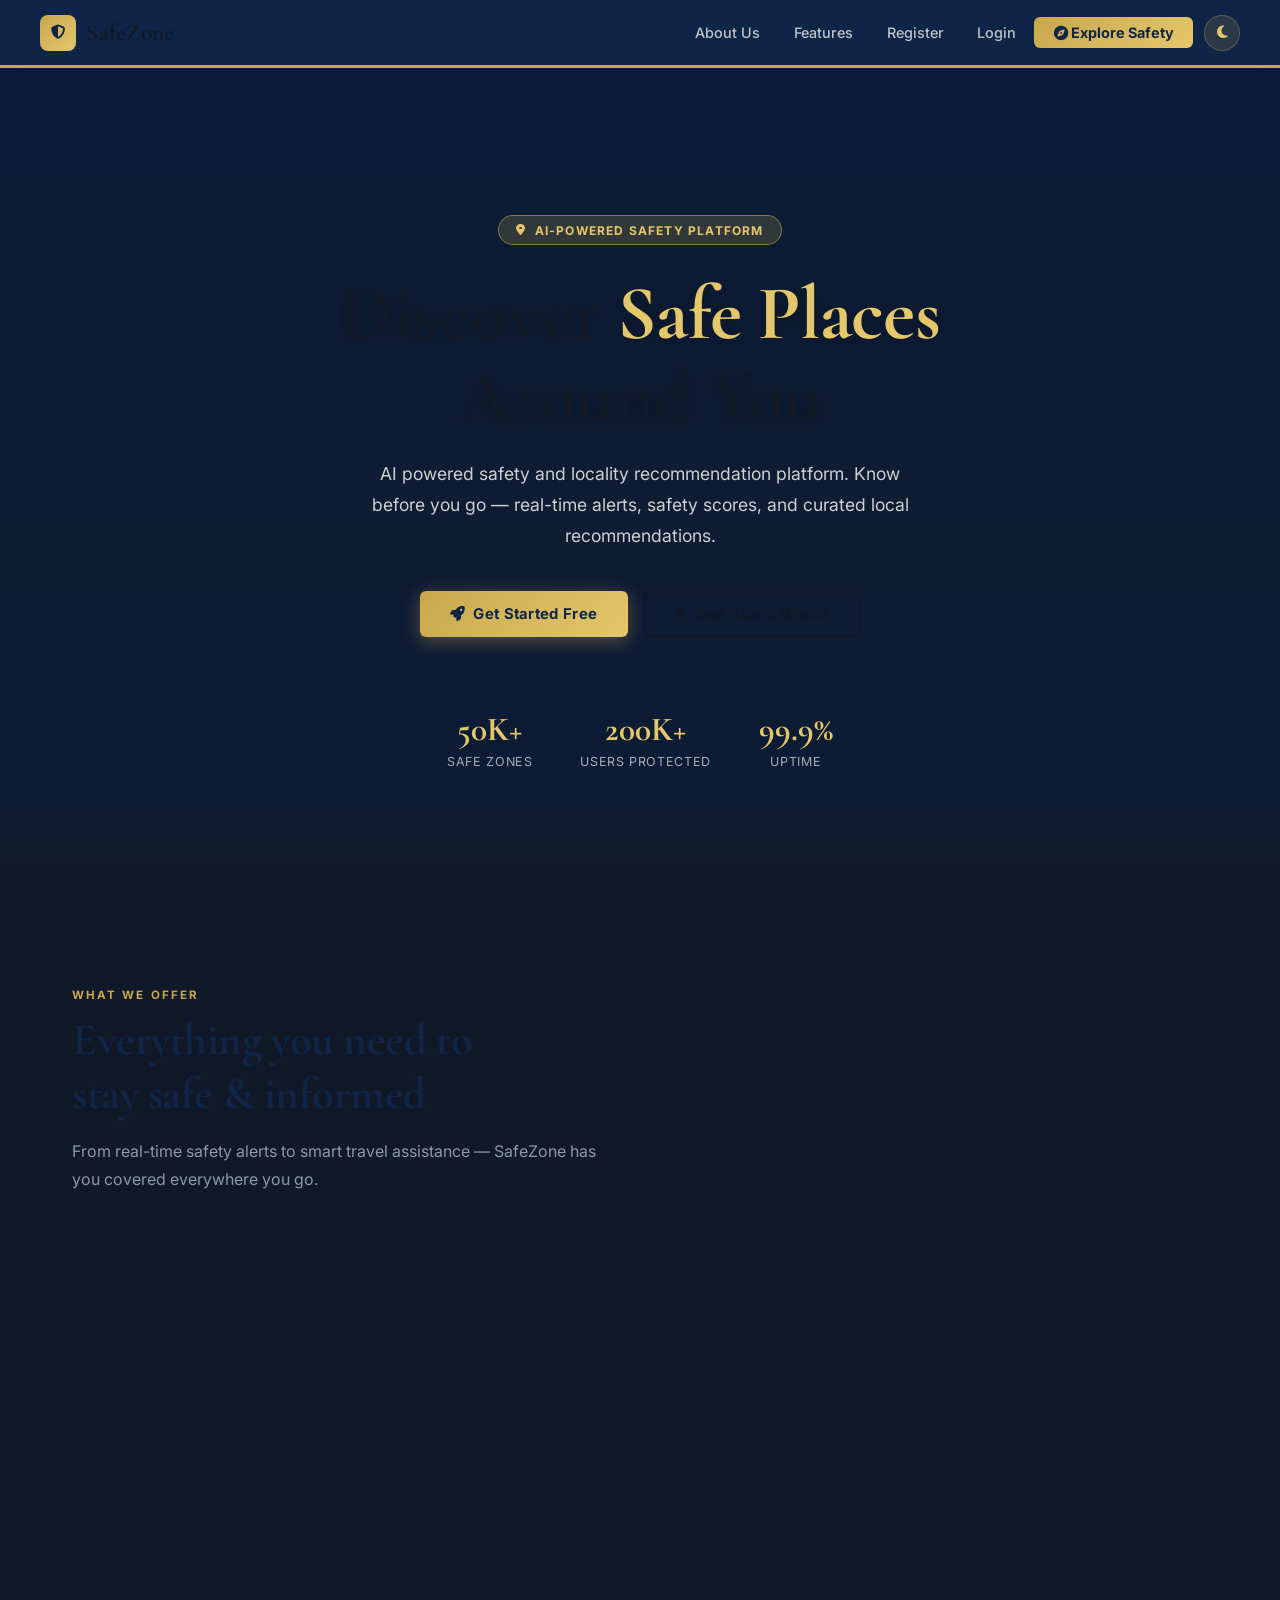
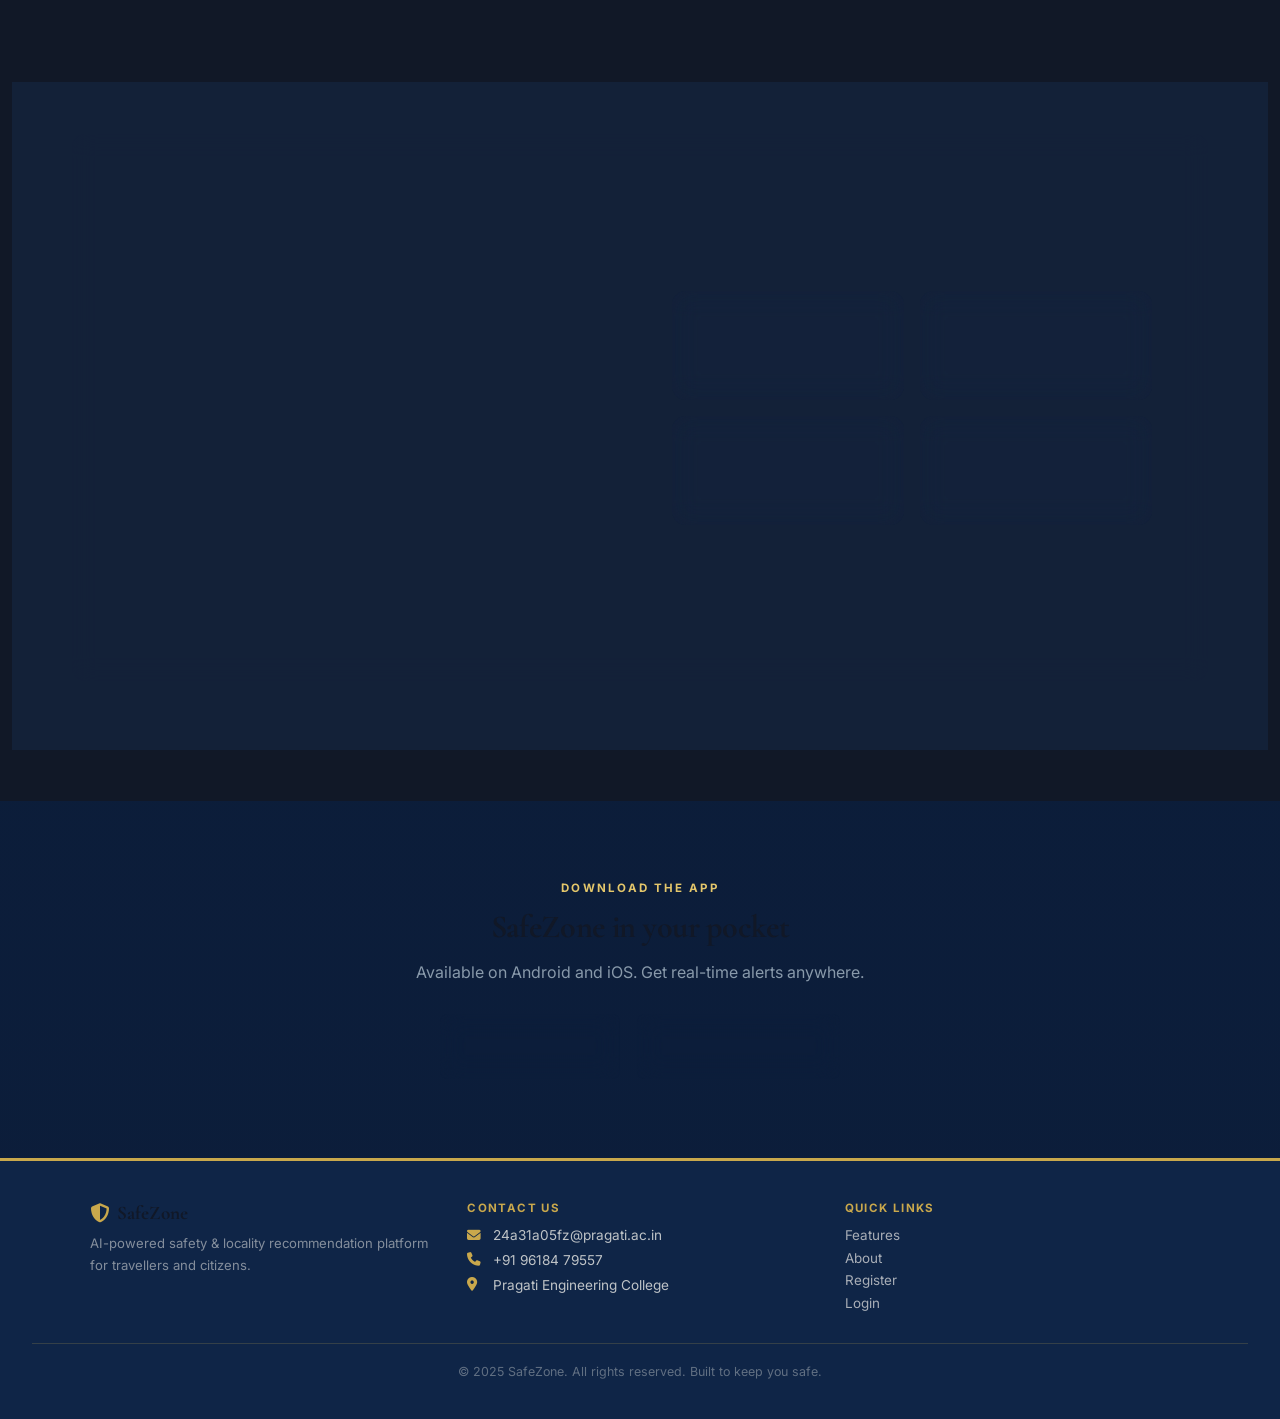
<file: index.html>
<!DOCTYPE html>
<html lang="en" data-theme="dark">

<head>
  <meta charset="UTF-8">
  <meta name="viewport" content="width=device-width, initial-scale=1.0">
  <title>SafeZone — Discover Safe Places Around You</title>
  <meta name="description" content="AI-powered safety and locality recommendation platform. Know before you go — real-time alerts, safety scores, and curated local recommendations.">

  <!-- Fonts -->
  <link href="https://fonts.googleapis.com/css2?family=Cormorant+Garamond:ital,wght@0,400;0,500;0,600;0,700;1,400;1,600&family=Inter:wght@300;400;500;600;700&display=swap" rel="stylesheet">
  <!-- Icons -->
  <link rel="stylesheet" href="https://cdnjs.cloudflare.com/ajax/libs/font-awesome/6.5.0/css/all.min.css">
  <!-- Styles -->
  <link rel="stylesheet" href="css/style.css">
  <!-- SPA Router -->
  <script src="js/navigation.js" defer></script>
  <!-- Main App Logic -->
  <script src="js/main.js" defer></script>
</head>

<body>
  <div class="bg-wrap"></div>

  <!-- ═══ NAVBAR ═══ -->
  <nav class="navbar" id="mainNavbar">
    <a class="nav-logo" onclick="showPage('landing')">
      <div class="nav-logo-icon"><i class="fas fa-shield-halved"></i></div>
      SafeZone
    </a>
    <div class="nav-links" id="navLinks">
      <button class="nav-link" onclick="goToSection('about')">About Us</button>
      <button class="nav-link" onclick="goToSection('features')">Features</button>
      <button class="nav-link" onclick="showPage('register')">Register</button>
      <button class="nav-link" onclick="showPage('login')">Login</button>
      <button class="nav-link primary" onclick="showPage('register')"><i class="fas fa-compass"></i> Explore Safety</button>
      <button class="theme-toggle" onclick="toggleTheme()" title="Toggle theme"><i class="fas fa-moon" id="themeIcon"></i></button>
    </div>
    <button class="nav-hamburger" onclick="toggleMobileMenu()"><i class="fas fa-bars"></i></button>
  </nav>

  <!-- ═══ LANDING PAGE ═══ -->
  <div class="page active" id="page-landing">

    <!-- HERO -->
    <section class="hero" id="hero">
      <div class="floating-orb orb1"></div>
      <div class="floating-orb orb2"></div>
      <span class="hero-badge"><i class="fas fa-location-dot"></i> AI-Powered Safety Platform</span>
      <h1>Discover <span class="grad-text">Safe Places</span><br>Around You</h1>
      <p>AI powered safety and locality recommendation platform. Know before you go — real-time alerts, safety scores,
        and curated local recommendations.</p>
      <div class="hero-actions">
        <button class="btn btn-primary" onclick="showPage('register')"><i class="fas fa-rocket"></i> Get Started Free</button>
        <button class="btn btn-outline-light" onclick="scrollToSection('features')"><i class="fas fa-play"></i> See How It Works</button>
      </div>
      <div class="hero-stats">
        <div class="hero-stat">
          <div class="hero-stat-num">50K+</div>
          <div class="hero-stat-lbl">Safe Zones</div>
        </div>
        <div class="hero-stat">
          <div class="hero-stat-num">200K+</div>
          <div class="hero-stat-lbl">Users Protected</div>
        </div>
        <div class="hero-stat">
          <div class="hero-stat-num">99.9%</div>
          <div class="hero-stat-lbl">Uptime</div>
        </div>
      </div>
    </section>

    <!-- FEATURES -->
    <section id="features" style="padding:0 2rem 2rem">
      <div class="section">
        <div class="reveal">
          <div class="section-label">What We Offer</div>
          <div class="section-title">Everything you need to<br>stay safe &amp; informed</div>
          <div class="section-sub">From real-time safety alerts to smart travel assistance — SafeZone has you covered everywhere you go.</div>
        </div>
        <div class="features-grid">
          <div class="glass feature-card reveal">
            <div class="feat-icon" style="background:#c0392b"><i class="fas fa-bell"></i></div>
            <h3>Real-time Safety Alerts</h3>
            <p>Instant notifications about safety incidents, weather emergencies, and local advisories in your area.</p>
          </div>
          <div class="glass feature-card reveal" style="transition-delay:0.1s">
            <div class="feat-icon" style="background:#0b3d8f"><i class="fas fa-location-dot"></i></div>
            <h3>Location Safety Zones</h3>
            <p>Color-coded safety maps with green, yellow, and red zones powered by live data and community reports.</p>
          </div>
          <div class="glass feature-card reveal" style="transition-delay:0.2s">
            <div class="feat-icon" style="background:#8b4513"><i class="fas fa-clock-rotate-left"></i></div>
            <h3>Activity History Tracking</h3>
            <p>Keep a log of all your visited places, planned routes, and safety check-ins in one organized view.</p>
          </div>
          <div class="glass feature-card reveal" style="transition-delay:0.3s">
            <div class="feat-icon" style="background:#1e6b45"><i class="fas fa-robot"></i></div>
            <h3>Smart Travel Assistant</h3>
            <p>AI-driven recommendations based on your preferences, budget, safety requirements, and travel purpose.</p>
          </div>
          <div class="glass feature-card reveal" style="transition-delay:0.4s">
            <div class="feat-icon" style="background:#8b0000"><i class="fas fa-phone-flip"></i></div>
            <h3>Emergency SOS Support</h3>
            <p>One-tap SOS alerts with automatic location sharing to emergency contacts and local authorities.</p>
          </div>
        </div>
      </div>
    </section>

    <!-- ABOUT -->
    <section id="about" style="padding:0 2rem 2rem">
      <div class="section">
        <div class="glass about-inner reveal">
          <div>
            <div class="section-label">About SafeZone</div>
            <div class="section-title" style="font-size:2rem">Empowering safe exploration for everyone</div>
            <p style="color:var(--text-muted);line-height:1.75;margin-top:1rem">SafeZone is an AI-powered platform
              designed to help travellers, citizens, and daily commuters discover safe locations in real time. Whether
              you're exploring a new city or navigating familiar streets, SafeZone provides data-driven safety scores,
              curated recommendations, and instant emergency tools so you can move confidently. Our platform aggregates
              data from local authorities, community reports, and verified sources to give you the most accurate safety
              picture available.</p>
            <div style="display:flex;gap:0.75rem;margin-top:1.75rem;flex-wrap:wrap">
              <button class="btn btn-primary" onclick="showPage('register')"><i class="fas fa-user-plus"></i> Join SafeZone</button>
              <button class="btn btn-outline" onclick="scrollToSection('features')"><i class="fas fa-info-circle"></i> Learn More</button>
            </div>
          </div>
          <div class="about-visual">
            <div class="glass about-stat-card"><div class="n">6+</div><div class="l">Cities Covered</div></div>
            <div class="glass about-stat-card"><div class="n">98%</div><div class="l">Accuracy Rate</div></div>
            <div class="glass about-stat-card"><div class="n">24/7</div><div class="l">Live Monitoring</div></div>
            <div class="glass about-stat-card"><div class="n">5★</div><div class="l">User Rating</div></div>
          </div>
        </div>
      </div>
    </section>

    <!-- MOBILE APP -->
    <section class="app-section">
      <div class="reveal">
        <div class="section-label" style="text-align:center">Download the App</div>
        <div class="section-title" style="text-align:center;font-size:2rem">SafeZone in your pocket</div>
        <p style="color:var(--text-muted);text-align:center;margin-top:0.5rem">Available on Android and iOS. Get real-time alerts anywhere.</p>
      </div>
      <div class="app-btns">
        <a class="app-btn glass" href="#" onclick="showToast('Coming soon on Google Play!','info')">
          <i class="fab fa-google-play"></i>
          <div class="app-btn-text"><span>Get it on</span><strong>Google Play</strong></div>
        </a>
        <a class="app-btn glass" href="#" onclick="showToast('Coming soon on App Store!','info')">
          <i class="fab fa-apple"></i>
          <div class="app-btn-text"><span>Download on the</span><strong>App Store</strong></div>
        </a>
      </div>
    </section>

    <!-- FOOTER -->
    <footer style="background:var(--navy);padding:2.5rem 2rem;border-top:3px solid var(--gold)">
      <div style="max-width:1100px;margin:0 auto;display:grid;grid-template-columns:repeat(auto-fit,minmax(220px,1fr));gap:2rem;align-items:start">
        <div>
          <div style="font-family:'Cormorant Garamond',serif;font-size:1.2rem;font-weight:800;color:var(--ivory);margin-bottom:0.5rem;display:flex;align-items:center;gap:0.5rem">
            <i class="fas fa-shield-halved" style="color:var(--gold)"></i> SafeZone
          </div>
          <div style="font-size:0.82rem;color:rgba(250,248,242,0.5);line-height:1.65">AI-powered safety &amp; locality recommendation platform for travellers and citizens.</div>
        </div>
        <div>
          <div style="font-size:0.72rem;letter-spacing:0.12em;text-transform:uppercase;color:var(--gold);font-weight:700;margin-bottom:0.75rem">Contact Us</div>
          <div style="display:flex;flex-direction:column;gap:0.55rem">
            <a href="mailto:24a31a05fz@pragati.ac.in" style="display:flex;align-items:center;gap:0.6rem;color:rgba(250,248,242,0.75);text-decoration:none;font-size:0.85rem" onmouseover="this.style.color='var(--gold-light)'" onmouseout="this.style.color='rgba(250,248,242,0.75)'">
              <i class="fas fa-envelope" style="color:var(--gold);width:16px"></i> 24a31a05fz@pragati.ac.in
            </a>
            <a href="tel:9618479557" style="display:flex;align-items:center;gap:0.6rem;color:rgba(250,248,242,0.75);text-decoration:none;font-size:0.85rem" onmouseover="this.style.color='var(--gold-light)'" onmouseout="this.style.color='rgba(250,248,242,0.75)'">
              <i class="fas fa-phone" style="color:var(--gold);width:16px"></i> +91 96184 79557
            </a>
            <div style="display:flex;align-items:center;gap:0.6rem;color:rgba(250,248,242,0.75);font-size:0.85rem">
              <i class="fas fa-map-marker-alt" style="color:var(--gold);width:16px"></i> Pragati Engineering College
            </div>
          </div>
        </div>
        <div>
          <div style="font-size:0.72rem;letter-spacing:0.12em;text-transform:uppercase;color:var(--gold);font-weight:700;margin-bottom:0.75rem">Quick Links</div>
          <div style="display:flex;flex-direction:column;gap:0.4rem">
            <a onclick="scrollToSection('features')" style="color:rgba(250,248,242,0.65);font-size:0.84rem;cursor:pointer;text-decoration:none" onmouseover="this.style.color='var(--gold-light)'" onmouseout="this.style.color='rgba(250,248,242,0.65)'">Features</a>
            <a onclick="scrollToSection('about')" style="color:rgba(250,248,242,0.65);font-size:0.84rem;cursor:pointer;text-decoration:none" onmouseover="this.style.color='var(--gold-light)'" onmouseout="this.style.color='rgba(250,248,242,0.65)'">About</a>
            <a onclick="showPage('register')" style="color:rgba(250,248,242,0.65);font-size:0.84rem;cursor:pointer;text-decoration:none" onmouseover="this.style.color='var(--gold-light)'" onmouseout="this.style.color='rgba(250,248,242,0.65)'">Register</a>
            <a onclick="showPage('login')" style="color:rgba(250,248,242,0.65);font-size:0.84rem;cursor:pointer;text-decoration:none" onmouseover="this.style.color='var(--gold-light)'" onmouseout="this.style.color='rgba(250,248,242,0.65)'">Login</a>
          </div>
        </div>
      </div>
      <div style="text-align:center;margin-top:2rem;padding-top:1.25rem;border-top:1px solid rgba(201,168,76,0.2);color:rgba(250,248,242,0.35);font-size:0.78rem">
        © 2025 SafeZone. All rights reserved. Built to keep you safe.
      </div>
    </footer>

  </div><!-- /#page-landing -->

  <!-- ═══ REGISTER PAGE ═══ -->
  <div class="page" id="page-register">
    <div class="auth-page">
      <div class="glass auth-card">
        <div class="auth-logo-top" style="justify-content:flex-start;margin-bottom:1.25rem;color:var(--navy)">
          <div class="icon" style="background:linear-gradient(135deg,var(--navy),var(--navy-light));color:var(--gold)">
            <i class="fas fa-shield-halved"></i>
          </div>
          <span style="font-size:1.3rem;color:var(--navy)">SafeZone</span>
        </div>
        <div class="auth-title">Create Account</div>
        <div class="auth-sub">Join SafeZone and start exploring safely today.</div>
        <form id="registerForm" onsubmit="handleRegister(event)">
          <div class="form-row-2">
            <div class="form-group">
              <label class="form-label">Full Name *</label>
              <div class="input-icon"><i class="fas fa-user"></i><input type="text" id="reg-name" class="form-input" placeholder="John Doe"></div>
              <div class="error-msg" id="err-name">Please enter your full name.</div>
            </div>
            <div class="form-group">
              <label class="form-label">Phone Number *</label>
              <div class="input-icon"><i class="fas fa-phone"></i><input type="tel" id="reg-phone" class="form-input" placeholder="+91 9876543210"></div>
              <div class="error-msg" id="err-phone">Enter a valid phone number.</div>
            </div>
          </div>
          <div class="form-group">
            <label class="form-label">Email Address *</label>
            <div class="input-icon"><i class="fas fa-envelope"></i><input type="email" id="reg-email" class="form-input" placeholder="you@example.com"></div>
            <div class="error-msg" id="err-email">Please enter a valid email.</div>
          </div>
          <div class="form-group">
            <label class="form-label">City *</label>
            <div class="input-icon"><i class="fas fa-city"></i>
              <select id="reg-city" class="form-input form-select">
                <option value="">Select your city...</option>
                <option>Rajahmundry</option>
                <option>Kakinada</option>
                <option>Hyderabad</option>
                <option>Bangalore</option>
                <option>Delhi</option>
                <option>Mumbai</option>
              </select>
            </div>
            <div class="error-msg" id="err-city">Please select your city.</div>
          </div>
          <div class="form-row-2">
            <div class="form-group">
              <label class="form-label">Password *</label>
              <div class="input-icon" style="position:relative">
                <i class="fas fa-lock"></i>
                <input type="password" id="reg-password" class="form-input" placeholder="Min 6 characters">
                <button type="button" class="pass-toggle" onclick="togglePass('reg-password',this)"><i class="fas fa-eye"></i></button>
              </div>
              <div class="error-msg" id="err-password">Password must be at least 6 chars.</div>
            </div>
            <div class="form-group">
              <label class="form-label">Confirm Password *</label>
              <div class="input-icon" style="position:relative">
                <i class="fas fa-lock"></i>
                <input type="password" id="reg-confirm" class="form-input" placeholder="Repeat password">
                <button type="button" class="pass-toggle" onclick="togglePass('reg-confirm',this)"><i class="fas fa-eye"></i></button>
              </div>
              <div class="error-msg" id="err-confirm">Passwords do not match.</div>
            </div>
          </div>
          <button type="submit" class="btn btn-primary" style="width:100%;justify-content:center;margin-top:0.5rem"><i class="fas fa-user-plus"></i> Create Account</button>
        </form>
        <div class="auth-footer">Already have an account? <a onclick="showPage('login')">Sign in</a></div>
        <div style="text-align:center;margin-top:0.75rem">
          <a onclick="showPage('landing')" style="font-size:0.82rem;color:var(--text-muted);cursor:pointer;display:inline-flex;align-items:center;gap:0.35rem;text-decoration:none">
            <i class="fas fa-arrow-left" style="font-size:0.75rem"></i> Back to Home
          </a>
        </div>
      </div>
    </div>
  </div>

  <!-- ═══ LOGIN PAGE ═══ -->
  <div class="page" id="page-login">
    <div class="auth-page">
      <div class="glass auth-card">
        <div class="auth-logo-top" style="justify-content:flex-start;margin-bottom:1.25rem;color:var(--navy)">
          <div class="icon" style="background:linear-gradient(135deg,var(--navy),var(--navy-light));color:var(--gold)">
            <i class="fas fa-shield-halved"></i>
          </div>
          <span style="font-size:1.3rem;color:var(--navy)">SafeZone</span>
        </div>
        <div class="auth-title">Welcome Back</div>
        <div class="auth-sub">Sign in to your SafeZone account.</div>
        <form id="loginForm" onsubmit="handleLogin(event)">
          <div class="form-group">
            <label class="form-label">Email Address *</label>
            <div class="input-icon"><i class="fas fa-envelope"></i><input type="email" id="log-email" class="form-input" placeholder="you@example.com"></div>
            <div class="error-msg" id="err-log-email">Please enter a valid email address.</div>
          </div>
          <div class="form-group">
            <label class="form-label">Password *</label>
            <div class="input-icon" style="position:relative">
              <i class="fas fa-lock"></i>
              <input type="password" id="log-password" class="form-input" placeholder="Your password">
              <button type="button" class="pass-toggle" onclick="togglePass('log-password',this)"><i class="fas fa-eye"></i></button>
            </div>
            <div class="error-msg" id="err-log-password">Please enter your password.</div>
          </div>
          <div class="error-msg" id="err-log-general" style="margin-bottom:0.75rem">Invalid email or password.</div>
          <button type="submit" class="btn btn-primary" style="width:100%;justify-content:center"><i class="fas fa-sign-in-alt"></i> Sign In</button>
        </form>
        <div class="auth-footer">Don't have an account? <a onclick="showPage('register')">Sign up free</a></div>
        <div style="text-align:center;margin-top:0.75rem">
          <a onclick="showPage('landing')" style="font-size:0.82rem;color:var(--text-muted);cursor:pointer;display:inline-flex;align-items:center;gap:0.35rem;text-decoration:none">
            <i class="fas fa-arrow-left" style="font-size:0.75rem"></i> Back to Home
          </a>
        </div>
      </div>
    </div>
  </div>

  <!-- ═══ DASHBOARD PAGE ═══ -->
  <div class="page" id="page-dashboard">

    <!-- SIDEBAR -->
    <aside class="sidebar" id="sidebar">
      <a class="sidebar-logo" href="javascript:void(0)" onclick="showPage('landing')">
        <div class="sidebar-logo-icon"><i class="fas fa-shield-halved"></i></div>
        SafeZone
      </a>
      <ul class="sidebar-nav">
        <li class="sidebar-section">Main</li>
        <li><a class="active" onclick="switchDash('overview')" id="nav-overview"><i class="fas fa-gauge-high"></i> Dashboard</a></li>
        <li><a onclick="switchDash('locality')" id="nav-locality"><i class="fas fa-map-location-dot"></i> Locality Rec.</a></li>
        <li class="sidebar-section">Account</li>
        <li><a onclick="switchDash('profile')" id="nav-profile"><i class="fas fa-user-circle"></i> Profile</a></li>
        <li><button onclick="handleLogout()"><i class="fas fa-right-from-bracket"></i> Logout</button></li>
      </ul>
      <div class="sidebar-bottom">
        <div class="user-chip">
          <div class="user-avatar" id="sidebarAvatar">J</div>
          <div>
            <div class="user-name" id="sidebarName">John</div>
            <div class="user-role">Explorer</div>
          </div>
          <button class="dash-theme-toggle" onclick="toggleTheme()"><i class="fas fa-moon" id="dashThemeIcon"></i></button>
        </div>
      </div>
    </aside>

    <main class="dash-main">
      <!-- DASHBOARD BANNER -->
      <div class="dash-banner" id="dashBanner">
        <div>
          <div class="dash-banner-title" id="dashGreeting">Good morning 👋</div>
          <div class="dash-banner-sub" id="dashBannerSub">Here's your safety summary for today</div>
        </div>
        <div class="dash-banner-right">
          <div class="notif-btn"><i class="fas fa-bell"></i><span class="notif-dot"></span></div>
        </div>
      </div>

      <div class="dash-content">

        <!-- OVERVIEW SECTION -->
        <div class="dash-section active" id="section-overview">
          <!-- Top Cards -->
          <div class="top-cards" id="topCards">
            <div class="glass top-card skeleton" style="height:110px"></div>
            <div class="glass top-card skeleton" style="height:110px"></div>
            <div class="glass top-card skeleton" style="height:110px"></div>
            <div class="glass top-card skeleton" style="height:110px"></div>
          </div>

          <!-- 2-col layout -->
          <div style="display:grid;grid-template-columns:1fr 1fr;gap:1.25rem;margin-bottom:1.5rem">
            <!-- Emergency -->
            <div class="emergency-section glass">
              <div style="font-size:0.88rem;font-weight:700;margin-bottom:1rem;display:flex;align-items:center;gap:0.5rem;color:var(--navy)">
                <i class="fas fa-triangle-exclamation" style="color:var(--crimson-lt)"></i> Emergency
              </div>
              <button class="sos-btn" onclick="triggerSOS()"><i class="fas fa-phone-flip"></i> SOS EMERGENCY</button>
              <div class="emergency-contacts" id="emergencyContacts"></div>
            </div>

            <!-- Assistant -->
            <div>
              <div style="font-size:0.88rem;font-weight:700;margin-bottom:0.75rem;display:flex;align-items:center;gap:0.5rem;color:var(--navy)">
                <i class="fas fa-headset" style="color:var(--gold)"></i> Quick Assistant
              </div>
              <div class="assistant-grid" id="assistantGrid"></div>
            </div>
          </div>

          <!-- Activity -->
          <div class="activity-grid" id="activityGrid"></div>
        </div>

        <!-- LOCALITY RECOMMENDATION SECTION -->
        <div class="dash-section" id="section-locality">
          <div style="display:flex;align-items:center;justify-content:space-between;margin-bottom:1.5rem;padding-bottom:1rem;border-bottom:2px solid var(--gold-pale)">
            <div>
              <div style="font-family:'Cormorant Garamond',serif;font-size:1.4rem;font-weight:800;color:var(--navy)">Locality Recommendation</div>
              <div style="color:var(--text-muted);font-size:0.85rem;margin-top:0.2rem" id="stepSubtitle">Find safe places near you</div>
            </div>
            <button class="btn btn-outline" onclick="resetRec()" id="recResetBtn" style="display:none"><i class="fas fa-rotate-left"></i> Start Over</button>
          </div>

          <!-- Step Indicator -->
          <div class="step-indicator" id="stepIndicator">
            <div class="step-dot active" id="sdot1">1</div>
            <div class="step-line" id="sline1"></div>
            <div class="step-dot" id="sdot2">2</div>
            <div class="step-line" id="sline2"></div>
            <div class="step-dot" id="sdot3">3</div>
            <div class="step-line" id="sline3"></div>
            <div class="step-dot" id="sdot4"><i class="fas fa-check" style="font-size:0.65rem"></i></div>
          </div>

          <!-- Step 1: City -->
          <div class="rec-steps active" id="step1">
            <div style="text-align:center;margin-bottom:0.5rem">
              <div class="section-label">Step 1</div>
              <div style="font-family:'Cormorant Garamond',serif;font-size:1.4rem;font-weight:800">Select a City</div>
            </div>
            <div class="city-grid" id="cityGrid"></div>
            <div class="step-actions"><button class="btn btn-primary" onclick="goStep(2)" id="cityNextBtn" disabled><i class="fas fa-arrow-right"></i> Continue</button></div>
          </div>

          <!-- Step 2: Category -->
          <div class="rec-steps" id="step2">
            <div style="text-align:center;margin-bottom:0.5rem">
              <div class="section-label">Step 2</div>
              <div style="font-family:'Cormorant Garamond',serif;font-size:1.4rem;font-weight:800">Choose a Category</div>
            </div>
            <div class="cat-grid" id="catGrid"></div>
            <div class="step-actions">
              <button class="btn btn-outline" onclick="goStep(1)"><i class="fas fa-arrow-left"></i> Back</button>
              <button class="btn btn-primary" onclick="goStep(3)" id="catNextBtn" disabled><i class="fas fa-arrow-right"></i> Continue</button>
            </div>
          </div>

          <!-- Step 3: Preferences -->
          <div class="rec-steps" id="step3">
            <div style="text-align:center;margin-bottom:1rem">
              <div class="section-label">Step 3</div>
              <div style="font-family:'Cormorant Garamond',serif;font-size:1.4rem;font-weight:800">Set Your Preferences</div>
            </div>
            <div class="pref-form" id="prefFormInner">
              <div class="form-group">
                <label class="form-label">Budget Range — <span id="budgetVal">₹500</span></label>
                <div class="range-wrap">
                  <input type="range" min="100" max="5000" step="100" value="500" id="budgetRange" oninput="document.getElementById('budgetVal').textContent='₹'+this.value">
                  <div class="range-labels"><span>₹100</span><span>₹5000</span></div>
                </div>
              </div>
              <div class="form-group">
                <label class="form-label">Safety Level</label>
                <div class="safety-select">
                  <div class="safe-btn" data-level="low" onclick="setSafety('low',this)">⚠️ Low</div>
                  <div class="safe-btn" data-level="medium" onclick="setSafety('medium',this)">🟡 Medium</div>
                  <div class="safe-btn active" data-level="high" onclick="setSafety('high',this)">✅ High</div>
                </div>
              </div>
              <div class="form-group">
                <label class="form-label">Minimum Rating</label>
                <div class="rating-select" id="ratingSelect">
                  <div class="rating-btn" onclick="setRatingPref(1,this)">⭐ 1+</div>
                  <div class="rating-btn" onclick="setRatingPref(2,this)">⭐ 2+</div>
                  <div class="rating-btn active" onclick="setRatingPref(3,this)">⭐ 3+</div>
                  <div class="rating-btn" onclick="setRatingPref(4,this)">⭐ 4+</div>
                  <div class="rating-btn" onclick="setRatingPref(5,this)">⭐ 5</div>
                </div>
              </div>
              <div class="form-group">
                <label class="form-label">Ambience</label>
                <select class="form-select" id="ambienceSelect">
                  <option value="any">Any</option>
                  <option value="family">👨‍👩‍👧 Family</option>
                  <option value="friends">👫 Friends</option>
                  <option value="business">💼 Business</option>
                  <option value="travel">✈️ Travel</option>
                </select>
              </div>
              <div class="form-group">
                <label class="form-label">Purpose of Visit</label>
                <input type="text" class="form-input" id="purposeInput" placeholder="e.g. sightseeing, medical, dining...">
              </div>
            </div>
            <div class="step-actions">
              <button class="btn btn-outline" onclick="goStep(2)"><i class="fas fa-arrow-left"></i> Back</button>
              <button class="btn btn-primary" onclick="goStep(4)"><i class="fas fa-wand-magic-sparkles"></i> Find Places</button>
            </div>
          </div>

          <!-- Step 4: Results -->
          <div class="rec-steps" id="step4">
            <div class="ai-suggestion" id="aiSuggestion"></div>
            <div class="results-header">
              <div><span id="resultsTitle" style="font-family:'Cormorant Garamond',serif;font-size:1.1rem;font-weight:800"></span></div>
              <div style="display:flex;gap:0.5rem;align-items:center">
                <span style="font-size:0.8rem;color:var(--text-muted)">Sort:</span>
                <select class="form-select" style="padding:0.4rem 0.6rem;width:auto" onchange="sortResults(this.value)">
                  <option value="default">Featured</option>
                  <option value="rating">Highest Rated</option>
                  <option value="distance">Nearest</option>
                  <option value="safety">Safety Score</option>
                </select>
              </div>
            </div>
            <div class="results-grid" id="resultsGrid"></div>
            <div class="step-actions" style="margin-top:2rem">
              <button class="btn btn-outline" onclick="goStep(3)"><i class="fas fa-arrow-left"></i> Adjust Preferences</button>
            </div>
          </div>
        </div>

        <!-- PROFILE SECTION -->
        <div class="dash-section" id="section-profile">
          <div style="margin-bottom:1.5rem;padding-bottom:1rem;border-bottom:2px solid var(--gold-pale)">
            <div style="font-family:'Cormorant Garamond',serif;font-size:1.4rem;font-weight:800;color:var(--navy)">My Profile</div>
            <div style="color:var(--text-muted);font-size:0.85rem;margin-top:0.2rem">Manage your account details</div>
          </div>
          <div class="glass profile-card">
            <div class="profile-top">
              <div class="profile-avatar-lg" id="profileAvatar">J</div>
              <div>
                <div class="profile-name" id="profileName">—</div>
                <div class="profile-email" id="profileEmail">—</div>
                <div class="profile-badge"><i class="fas fa-shield-check"></i> Verified Explorer</div>
              </div>
            </div>
            <div class="profile-fields" id="profileFields"></div>
          </div>
          <div class="glass" style="padding:1.5rem;margin-top:1.25rem">
            <div style="font-size:0.9rem;font-weight:700;margin-bottom:1rem;display:flex;align-items:center;gap:0.5rem">
              <i class="fas fa-heart" style="color:var(--danger)"></i> Saved Places
            </div>
            <div id="savedPlacesList" style="display:flex;flex-direction:column;gap:0.5rem"></div>
          </div>
        </div>

      </div><!-- /.dash-content -->
    </main>
  </div><!-- /#page-dashboard -->

  <!-- ═══ MODALS & UTILITIES ═══ -->

  <!-- SOS MODAL -->
  <div class="modal-overlay" id="sosModal">
    <div class="modal-box">
      <div class="modal-title" style="color:var(--danger)"><i class="fas fa-triangle-exclamation"></i> SOS Alert Sent!</div>
      <div class="modal-body">Your SOS emergency alert has been dispatched to your emergency contacts and local
        authorities. Help is on the way. Stay calm and stay in a safe location. Your current location has been shared.</div>
      <div class="modal-actions">
        <button class="btn btn-danger" onclick="closeModal('sosModal')">OK, I'm Safe Now</button>
      </div>
    </div>
  </div>

  <!-- HELPLINES MODAL -->
  <div class="modal-overlay" id="helplinesModal" onclick="closeModal('helplinesModal')">
    <div class="modal-box" style="max-width:580px;max-height:80vh;overflow-y:auto" onclick="event.stopPropagation()">
      <div style="display:flex;align-items:center;justify-content:space-between;margin-bottom:1.25rem">
        <div class="modal-title" style="color:var(--navy);display:flex;align-items:center;gap:0.6rem">
          <i class="fas fa-phone-volume" style="color:var(--forest-lt)"></i> Emergency Helplines
        </div>
        <button onclick="closeModal('helplinesModal')" style="background:none;border:none;font-size:1.2rem;cursor:pointer;color:var(--text-muted)">✕</button>
      </div>
      <div id="helplinesGrid" style="display:grid;grid-template-columns:1fr 1fr;gap:0.6rem"></div>
    </div>
  </div>

  <!-- LANGUAGE MODAL -->
  <div class="modal-overlay" id="languageModal" onclick="closeModal('languageModal')">
    <div class="modal-box" style="max-width:640px;max-height:82vh;overflow-y:auto" onclick="event.stopPropagation()">
      <div style="display:flex;align-items:center;justify-content:space-between;margin-bottom:1.25rem">
        <div class="modal-title" style="color:var(--navy);display:flex;align-items:center;gap:0.6rem">
          <i class="fas fa-language" style="color:var(--navy-light)"></i> Select Language
        </div>
        <button onclick="closeModal('languageModal')" style="background:none;border:none;font-size:1.2rem;cursor:pointer;color:var(--text-muted)">✕</button>
      </div>
      <div style="margin-bottom:1rem;color:var(--text-muted);font-size:0.84rem">Choose your preferred language. The website interface will update accordingly.</div>
      <div id="languageGrid" style="display:grid;grid-template-columns:repeat(3,1fr);gap:0.6rem"></div>
    </div>
  </div>

  <!-- TOAST CONTAINER -->
  <div class="toast-container" id="toastContainer"></div>

</body>

</html>
</file>
<file: css/style.css>
﻿    /* ═══════════════════════════════════════════════════
   CLASSIC PROFESSIONAL THEME — SafeZone
   Palette: Deep Navy · Ivory · Gold · Crimson
═══════════════════════════════════════════════════ */
    @import url('https://fonts.googleapis.com/css2?family=Cormorant+Garamond:ital,wght@0,400;0,500;0,600;0,700;1,400;1,600&family=Inter:wght@300;400;500;600;700&display=swap');

    :root {
      --navy: #0b1e3d;
      --navy-mid: #122850;
      --navy-light: #1a3568;
      --gold: #c9a84c;
      --gold-light: #e4c76b;
      --gold-pale: #f5e6b8;
      --ivory: #faf8f2;
      --ivory-dark: #f0ece0;
      --cream: #fffdf7;
      --crimson: #c0392b;
      --crimson-lt: #e74c3c;
      --forest: #1e6b45;
      --forest-lt: #27ae60;
      --amber: #d35400;
      --text-dark: #0d1b2e;
      --text-body: #2c3e50;
      --text-muted: #6b7a8d;
      --text-dim: #9aa5b4;
      --white: #ffffff;
      --card-bg: rgba(255, 255, 255, 0.92);
      --card-border: rgba(201, 168, 76, 0.25);
      --card-shadow: 0 8px 40px rgba(11, 30, 61, 0.18);
      --radius: 14px;
      --radius-sm: 8px;
      --sidebar-w: 250px;
      --accent: var(--gold);
      --danger: var(--crimson-lt);
      --success: var(--forest-lt);
      --warning: #f39c12;
      /* compat aliases for existing JS-injected classes */
      --glass: rgba(255, 255, 255, 0.88);
      --glass-border: rgba(201, 168, 76, 0.22);
      --glass-hover: rgba(255, 255, 255, 0.96);
      --text: var(--text-dark);
      --text-dim: #9aa5b4;
      --surface: rgba(255, 255, 255, 0.6);
      --surface2: rgba(255, 255, 255, 0.8);
      --shadow: var(--card-shadow);
      --shadow-sm: 0 4px 16px rgba(11, 30, 61, 0.12);
    }

    /* ── DARK MODE ──────────────────────────────────── */
    [data-theme="dark"] {
      --navy: #0f2547;
      --ivory: #111827;
      --ivory-dark: #1a2333;
      --cream: #1a2333;
      --white: #1e2d45;
      --card-bg: rgba(20, 35, 60, 0.95);
      --card-border: rgba(201, 168, 76, 0.2);
      --text-dark: #e8eaf0;
      --text-body: #c5cdd8;
      --text-muted: #8899aa;
      --text-dim: #5a6a7a;
      --glass: rgba(20, 35, 60, 0.88);
      --glass-border: rgba(201, 168, 76, 0.18);
      --glass-hover: rgba(25, 42, 72, 0.96);
      --shadow: 0 8px 40px rgba(0, 0, 0, 0.45);
      --shadow-sm: 0 4px 16px rgba(0, 0, 0, 0.3);
    }

    [data-theme="dark"] body {
      background: #111827;
    }

    [data-theme="dark"] .glass {
      background: rgba(20, 35, 60, 0.88) !important;
      border-color: rgba(201, 168, 76, 0.18) !important;
    }

    [data-theme="dark"] .form-input,
    [data-theme="dark"] .form-select,
    [data-theme="dark"] .form-textarea {
      background: #1a2a40;
      border-color: #2a3d5a;
      color: #e0e6ef;
    }

    [data-theme="dark"] .form-select option {
      background: #1a2a40;
      color: #e0e6ef;
    }

    [data-theme="dark"] .profile-field label {
      color: var(--text-muted);
    }

    [data-theme="dark"] .profile-field span {
      color: var(--text-dark);
    }

    [data-theme="dark"] .auth-card {
      background: #1e2d45 !important;
      border-color: #2a3d5a !important;
    }

    [data-theme="dark"] .modal-box {
      background: #1e2d45;
      border-color: #2a3d5a;
    }

    [data-theme="dark"] .modal-title {
      color: #e8eaf0 !important;
    }

    [data-theme="dark"] .modal-body {
      color: var(--text-muted);
    }

    [data-theme="dark"] .toast {
      background: #1a2d4a;
    }

    [data-theme="dark"] .dash-main {
      background: #111827;
    }

    [data-theme="dark"] .skeleton {
      background: linear-gradient(90deg, #1a2d4a 25%, #1e3354 50%, #1a2d4a 75%);
      background-size: 200% 100%;
    }

    [data-theme="dark"] .result-card {
      background: #1e2d45;
      border-color: #2a3d5a;
    }

    [data-theme="dark"] .result-card-name {
      color: #e8eaf0;
    }

    [data-theme="dark"] .result-card-desc {
      color: var(--text-muted);
    }

    [data-theme="dark"] .divider {
      background: #2a3d5a;
    }

    /* ── RESET ─────────────────────────────────────── */
    *,
    *::before,
    *::after {
      margin: 0;
      padding: 0;
      box-sizing: border-box;
    }

    html {
      scroll-behavior: smooth;
    }

    body {
      font-family: 'Inter', sans-serif;
      color: var(--text-dark);
      min-height: 100vh;
      overflow-x: hidden;
      background: var(--ivory);
    }

    /* ── BG WRAP (landing) ─────────────────────────── */
    .bg-wrap {
      display: none;
    }

    /* ── PAGE SYSTEM ───────────────────────────────── */
    .page {
      min-height: 100vh;
    }

    .page.active {
      animation: pageIn 0.4s ease;
    }

    @keyframes pageIn {
      from {
        opacity: 0;
        transform: translateY(10px)
      }

      to {
        opacity: 1;
        transform: translateY(0)
      }
    }

    /* ── NAVBAR ────────────────────────────────────── */
    .navbar {
      position: fixed;
      top: 0;
      left: 0;
      right: 0;
      z-index: 999;
      display: flex;
      align-items: center;
      justify-content: space-between;
      padding: 0 2.5rem;
      height: 68px;
      background: var(--navy);
      border-bottom: 3px solid var(--gold);
      box-shadow: 0 4px 24px rgba(11, 30, 61, 0.35);
    }

    .nav-logo {
      display: flex;
      align-items: center;
      gap: 0.65rem;
      font-family: 'Cormorant Garamond', serif;
      font-size: 1.45rem;
      font-weight: 800;
      cursor: pointer;
      text-decoration: none;
      color: var(--ivory);
      letter-spacing: 0.01em;
    }

    .nav-logo-icon {
      width: 36px;
      height: 36px;
      background: linear-gradient(135deg, var(--gold), var(--gold-light));
      border-radius: 8px;
      display: flex;
      align-items: center;
      justify-content: center;
      font-size: 0.9rem;
      color: var(--navy);
    }

    .nav-links {
      display: flex;
      align-items: center;
      gap: 0.2rem;
    }

    .nav-link {
      background: none;
      border: none;
      color: rgba(250, 248, 242, 0.75);
      font-family: 'Inter', sans-serif;
      font-size: 0.9rem;
      font-weight: 500;
      padding: 0.45rem 0.95rem;
      border-radius: 6px;
      cursor: pointer;
      transition: all 0.2s;
    }

    .nav-link:hover {
      background: rgba(201, 168, 76, 0.15);
      color: var(--gold-light);
    }

    .nav-link.primary {
      background: linear-gradient(135deg, var(--gold), var(--gold-light));
      color: var(--navy);
      font-weight: 700;
      padding: 0.45rem 1.2rem;
      border-radius: 6px;
    }

    .nav-link.primary:hover {
      opacity: 0.9;
      transform: translateY(-1px);
    }

    .theme-toggle {
      background: rgba(201, 168, 76, 0.15);
      border: 1px solid rgba(201, 168, 76, 0.3);
      color: var(--gold-light);
      width: 36px;
      height: 36px;
      border-radius: 50%;
      cursor: pointer;
      display: flex;
      align-items: center;
      justify-content: center;
      font-size: 0.9rem;
      transition: all 0.2s;
      margin-left: 0.5rem;
    }

    .theme-toggle:hover {
      background: rgba(201, 168, 76, 0.28);
    }

    .nav-hamburger {
      display: none;
      background: none;
      border: none;
      color: var(--ivory);
      font-size: 1.3rem;
      cursor: pointer;
    }

    /* ── GLASS / CARD ──────────────────────────────── */
    .glass {
      background: var(--card-bg);
      border: 1px solid var(--card-border);
      box-shadow: var(--card-shadow);
      border-radius: var(--radius);
      backdrop-filter: blur(12px);
      transition: all 0.3s;
    }

    .glass:hover {
      transform: translateY(-3px);
      box-shadow: 0 14px 50px rgba(11, 30, 61, 0.22);
      border-color: rgba(201, 168, 76, 0.45);
    }

    /* ── BUTTONS ───────────────────────────────────── */
    .btn {
      display: inline-flex;
      align-items: center;
      gap: 0.5rem;
      padding: 0.75rem 1.9rem;
      border-radius: 6px;
      font-family: 'Inter', sans-serif;
      font-size: 0.93rem;
      font-weight: 700;
      cursor: pointer;
      border: none;
      transition: all 0.25s;
      text-decoration: none;
      letter-spacing: 0.02em;
    }

    .btn-primary {
      background: linear-gradient(135deg, var(--gold), var(--gold-light));
      color: var(--navy);
      box-shadow: 0 4px 18px rgba(201, 168, 76, 0.4);
    }

    .btn-primary:hover {
      transform: translateY(-2px);
      box-shadow: 0 8px 28px rgba(201, 168, 76, 0.55);
    }

    .btn-outline {
      background: transparent;
      border: 2px solid var(--navy);
      color: var(--navy);
    }

    .btn-outline:hover {
      background: var(--navy);
      color: var(--ivory);
      transform: translateY(-1px);
    }

    .btn-outline-light {
      background: transparent;
      border: 2px solid var(--ivory);
      color: var(--ivory);
    }

    .btn-outline-light:hover {
      background: var(--ivory);
      color: var(--navy);
    }

    .btn-danger {
      background: linear-gradient(135deg, var(--crimson), var(--crimson-lt));
      color: white;
      box-shadow: 0 4px 18px rgba(192, 57, 43, 0.4);
    }

    .btn-danger:hover {
      transform: translateY(-2px);
      box-shadow: 0 8px 28px rgba(192, 57, 43, 0.5);
    }

    /* ── FORM ELEMENTS ─────────────────────────────── */
    .form-group {
      margin-bottom: 1.1rem;
    }

    .form-label {
      display: block;
      font-size: 0.78rem;
      font-weight: 700;
      letter-spacing: 0.07em;
      text-transform: uppercase;
      color: var(--text-muted);
      margin-bottom: 0.4rem;
    }

    .form-input,
    .form-select,
    .form-textarea {
      width: 100%;
      background: var(--white);
      border: 1.5px solid #dce3ec;
      color: var(--text-dark);
      font-family: 'Inter', sans-serif;
      font-size: 0.92rem;
      padding: 0.75rem 1rem;
      border-radius: var(--radius-sm);
      outline: none;
      transition: border-color 0.2s, box-shadow 0.2s;
    }

    .form-input::placeholder,
    .form-textarea::placeholder {
      color: var(--text-dim);
    }

    .form-input:focus,
    .form-select:focus,
    .form-textarea:focus {
      border-color: var(--gold);
      box-shadow: 0 0 0 3px rgba(201, 168, 76, 0.18);
    }

    .form-select option {
      background: white;
      color: var(--text-dark);
    }

    .error-msg {
      color: var(--crimson-lt);
      font-size: 0.78rem;
      margin-top: 0.3rem;
      display: none;
    }

    .error-msg.show {
      display: block;
    }

    .input-icon {
      position: relative;
    }

    .input-icon > i:first-child {
      position: absolute;
      left: 0.9rem;
      top: 50%;
      transform: translateY(-50%);
      color: var(--text-dim);
      font-size: 0.85rem;
      pointer-events: none;
    }

    .input-icon .form-input {
      padding-left: 2.4rem;
    }

    .pass-toggle {
      position: absolute;
      right: 0.9rem;
      top: 50%;
      transform: translateY(-50%);
      background: none;
      border: none;
      color: var(--text-dim);
      cursor: pointer;
      font-size: 0.85rem;
      pointer-events: auto;
      z-index: 2;
    }

    .pass-toggle i {
      pointer-events: none;
    }

    /* ── SKELETON ──────────────────────────────────── */
    .skeleton {
      background: linear-gradient(90deg, #f0ece0 25%, #f8f5ec 50%, #f0ece0 75%);
      background-size: 200% 100%;
      animation: skelShimmer 1.4s infinite;
      border-radius: 8px;
    }

    @keyframes skelShimmer {
      0% {
        background-position: 200%
      }

      100% {
        background-position: -200%
      }
    }

    /* ── SCROLL REVEAL ─────────────────────────────── */
    .reveal {
      opacity: 0;
      transform: translateY(28px);
      transition: opacity 0.65s ease, transform 0.65s ease;
    }

    .reveal.visible {
      opacity: 1;
      transform: translateY(0);
    }

    /* ════════════════════════════════════════════════
   LANDING PAGE
════════════════════════════════════════════════ */
    #page-landing {
      background: var(--ivory);
      padding-top: 68px;
    }

    /* ── HERO ──────────────────────────────────────── */
    .hero {
      min-height: calc(100vh - 68px);
      display: flex;
      flex-direction: column;
      align-items: center;
      justify-content: center;
      text-align: center;
      padding: 5rem 2rem 4rem;
      position: relative;
      overflow: hidden;
      background:
        linear-gradient(to bottom, rgba(11, 30, 61, 0.72) 0%, rgba(11, 30, 61, 0.55) 60%, rgba(11, 30, 61, 0.75) 100%),
        url('https://images.unsplash.com/photo-1477959858617-67f85cf4f1df?w=1600&q=85&auto=format&fit=crop') center/cover no-repeat;
    }

    .hero::after {
      content: '';
      position: absolute;
      bottom: 0;
      left: 0;
      right: 0;
      height: 120px;
      background: linear-gradient(to top, var(--ivory), transparent);
      pointer-events: none;
    }

    /* remove old orb elements */
    .floating-orb {
      display: none;
    }

    .hero-badge {
      display: inline-flex;
      align-items: center;
      gap: 0.5rem;
      background: rgba(201, 168, 76, 0.2);
      border: 1px solid rgba(201, 168, 76, 0.55);
      border-radius: 50px;
      padding: 0.4rem 1.1rem;
      font-size: 0.75rem;
      font-weight: 700;
      letter-spacing: 0.1em;
      text-transform: uppercase;
      color: var(--gold-light);
      margin-bottom: 1.75rem;
      animation: fadeUp 0.6s ease both;
    }

    .hero h1 {
      font-family: 'Cormorant Garamond', serif;
      font-size: clamp(2.6rem, 6vw, 5rem);
      font-weight: 800;
      line-height: 1.08;
      letter-spacing: -0.01em;
      color: var(--ivory);
      margin-bottom: 1.25rem;
      animation: fadeUp 0.6s 0.12s ease both;
      text-shadow: 0 2px 20px rgba(0, 0, 0, 0.4);
    }

    .hero h1 .grad-text {
      color: var(--gold-light);
      -webkit-text-fill-color: var(--gold-light);
      background: none;
    }

    .hero p {
      font-size: 1.1rem;
      color: rgba(250, 248, 242, 0.82);
      max-width: 540px;
      line-height: 1.75;
      margin-bottom: 2.5rem;
      animation: fadeUp 0.6s 0.22s ease both;
    }

    .hero-actions {
      display: flex;
      gap: 1rem;
      flex-wrap: wrap;
      justify-content: center;
      animation: fadeUp 0.6s 0.32s ease both;
    }

    .hero-stats {
      display: flex;
      gap: 3rem;
      margin-top: 4.5rem;
      position: relative;
      z-index: 1;
      animation: fadeUp 0.6s 0.42s ease both;
    }

    .hero-stat {
      text-align: center;
    }

    .hero-stat-num {
      font-family: 'Cormorant Garamond', serif;
      font-size: 2.1rem;
      font-weight: 800;
      color: var(--gold-light);
      -webkit-text-fill-color: var(--gold-light);
      background: none;
    }

    .hero-stat-lbl {
      font-size: 0.78rem;
      color: rgba(250, 248, 242, 0.65);
      margin-top: 0.2rem;
      letter-spacing: 0.05em;
      text-transform: uppercase;
    }

    @keyframes fadeUp {
      from {
        opacity: 0;
        transform: translateY(20px)
      }

      to {
        opacity: 1;
        transform: translateY(0)
      }
    }

    /* ── DIVIDER ORNAMENT ──────────────────────────── */
    .ornament-divider {
      text-align: center;
      padding: 1.5rem 0;
      color: var(--gold);
      font-size: 1.3rem;
      letter-spacing: 0.5rem;
      opacity: 0.6;
    }

    /* ── FEATURES SECTION ──────────────────────────── */
    .section {
      padding: 5.5rem 2rem;
      max-width: 1200px;
      margin: 0 auto;
    }

    .section-label {
      font-size: 0.72rem;
      letter-spacing: 0.18em;
      text-transform: uppercase;
      color: var(--gold);
      font-weight: 700;
      margin-bottom: 0.7rem;
    }

    .section-title {
      font-family: 'Cormorant Garamond', serif;
      font-size: clamp(1.8rem, 4vw, 2.8rem);
      font-weight: 800;
      letter-spacing: -0.01em;
      margin-bottom: 1rem;
      color: var(--navy);
    }

    .section-sub {
      color: var(--text-muted);
      font-size: 1rem;
      line-height: 1.75;
      max-width: 540px;
    }

    .features-grid {
      display: grid;
      grid-template-columns: repeat(auto-fill, minmax(210px, 1fr));
      gap: 1.25rem;
      margin-top: 3rem;
    }

    .feature-card {
      padding: 1.75rem 1.5rem;
      position: relative;
      overflow: hidden;
      cursor: default;
      background: var(--white);
      border: 1px solid #e8e0cc;
      border-top: 3px solid var(--gold);
    }

    .feature-card::before {
      content: '';
      position: absolute;
      inset: 0;
      background: linear-gradient(135deg, rgba(201, 168, 76, 0.04), rgba(11, 30, 61, 0.03));
      opacity: 0;
      transition: opacity 0.3s;
    }

    .feature-card:hover::before {
      opacity: 1;
    }

    .feat-icon {
      width: 48px;
      height: 48px;
      border-radius: 10px;
      background: var(--navy);
      display: flex;
      align-items: center;
      justify-content: center;
      font-size: 1.1rem;
      color: var(--gold);
      margin-bottom: 1rem;
    }

    .feature-card h3 {
      font-size: 1rem;
      font-weight: 700;
      margin-bottom: 0.5rem;
      color: var(--navy);
      font-family: 'Cormorant Garamond', serif;
    }

    .feature-card p {
      font-size: 0.84rem;
      color: var(--text-muted);
      line-height: 1.65;
    }

    /* ── ABOUT SECTION ─────────────────────────────── */
    .about-inner {
      display: grid;
      grid-template-columns: 1fr 1fr;
      gap: 4rem;
      align-items: center;
      padding: 4rem 3.5rem;
      background: var(--white);
      border: 1px solid #e8e0cc;
    }

    .about-visual {
      display: grid;
      grid-template-columns: 1fr 1fr;
      gap: 1rem;
    }

    .about-stat-card {
      padding: 1.5rem;
      text-align: center;
      background: var(--ivory-dark);
      border: 1px solid #e8e0cc;
      border-bottom: 3px solid var(--gold);
    }

    .about-stat-card .n {
      font-family: 'Cormorant Garamond', serif;
      font-size: 1.9rem;
      font-weight: 800;
      color: var(--navy);
      background: none;
      -webkit-text-fill-color: var(--navy);
    }

    .about-stat-card .l {
      font-size: 0.75rem;
      color: var(--text-muted);
      margin-top: 0.3rem;
      text-transform: uppercase;
      letter-spacing: 0.06em;
    }

    /* ── APP SECTION ───────────────────────────────── */
    .app-section {
      padding: 5rem 2rem;
      text-align: center;
      background:
        linear-gradient(rgba(11, 30, 61, 0.85), rgba(11, 30, 61, 0.88)),
        url('https://images.unsplash.com/photo-1506905925346-21bda4d32df4?w=1400&q=80&auto=format&fit=crop') center/cover no-repeat;
    }

    .app-section .section-label {
      color: var(--gold-light);
    }

    .app-section .section-title {
      color: var(--ivory);
    }

    .app-section p {
      color: rgba(250, 248, 242, 0.7);
    }

    .app-btns {
      display: flex;
      gap: 1rem;
      justify-content: center;
      flex-wrap: wrap;
      margin-top: 2rem;
    }

    .app-btn {
      display: flex;
      align-items: center;
      gap: 0.75rem;
      background: rgba(255, 255, 255, 0.1);
      border: 1.5px solid rgba(201, 168, 76, 0.45);
      border-radius: var(--radius-sm);
      padding: 0.9rem 1.6rem;
      cursor: pointer;
      transition: all 0.2s;
      text-decoration: none;
      color: var(--ivory);
    }

    .app-btn:hover {
      background: rgba(201, 168, 76, 0.2);
      transform: translateY(-3px);
    }

    .app-btn i {
      font-size: 1.6rem;
      color: var(--gold-light);
    }

    .app-btn-text span {
      display: block;
      font-size: 0.68rem;
      color: rgba(250, 248, 242, 0.6);
      text-transform: uppercase;
      letter-spacing: 0.06em;
    }

    .app-btn-text strong {
      font-size: 0.96rem;
      font-weight: 700;
    }



    /* ── FOOTER ────────────────────────────────────── */
    footer {
      background: var(--navy) !important;
      color: rgba(250, 248, 242, 0.5) !important;
      border-top: 3px solid var(--gold) !important;
    }

    /* ════════════════════════════════════════════════
   AUTH PAGES
════════════════════════════════════════════════ */
    #page-register,
    #page-login {
      background:
        linear-gradient(rgba(11, 30, 61, 0.78), rgba(11, 30, 61, 0.82)),
        url('https://images.unsplash.com/photo-1514565131-fce0801e6915?w=1400&q=80&auto=format&fit=crop') center/cover no-repeat fixed;
    }

    .auth-page {
      min-height: 100vh;
      display: flex;
      align-items: center;
      justify-content: center;
      padding: 6rem 1.5rem 4rem;
    }

    .auth-card {
      width: 100%;
      max-width: 470px;
      padding: 2.75rem;
      background: var(--white) !important;
      border: 1px solid #dce3ec !important;
      border-top: 4px solid var(--gold) !important;
      box-shadow: 0 20px 60px rgba(11, 30, 61, 0.3) !important;
      backdrop-filter: none !important;
    }

    .glass.auth-card:hover {
      transform: none;
    }

    .auth-title {
      font-family: 'Cormorant Garamond', serif;
      font-size: 1.9rem;
      font-weight: 800;
      color: var(--navy);
      margin-bottom: 0.4rem;
    }

    .auth-sub {
      color: var(--text-muted);
      font-size: 0.9rem;
      margin-bottom: 2rem;
    }

    .auth-footer {
      text-align: center;
      margin-top: 1.5rem;
      font-size: 0.85rem;
      color: var(--text-muted);
    }

    .auth-footer a {
      color: var(--navy);
      cursor: pointer;
      font-weight: 700;
      text-decoration: underline;
    }

    .form-row-2 {
      display: grid;
      grid-template-columns: 1fr 1fr;
      gap: 0.75rem;
    }

    /* Auth logo above card */
    .auth-logo-top {
      text-align: center;
      margin-bottom: 1.5rem;
      font-family: 'Cormorant Garamond', serif;
      font-size: 1.6rem;
      font-weight: 800;
      color: var(--ivory);
      letter-spacing: 0.02em;
      display: flex;
      align-items: center;
      justify-content: center;
      gap: 0.6rem;
    }

    .auth-logo-top .icon {
      width: 40px;
      height: 40px;
      background: linear-gradient(135deg, var(--gold), var(--gold-light));
      border-radius: 10px;
      display: flex;
      align-items: center;
      justify-content: center;
      color: var(--navy);
      font-size: 1rem;
    }

    /* ════════════════════════════════════════════════
   DASHBOARD
════════════════════════════════════════════════ */
    .sidebar {
      width: var(--sidebar-w);
      min-height: 100vh;
      background: var(--navy);
      border-right: 1px solid rgba(201, 168, 76, 0.2);
      padding: 0 0 1.5rem;
      position: fixed;
      top: 0;
      left: 0;
      z-index: 200;
      display: flex;
      flex-direction: column;
      transition: transform 0.3s;
      box-shadow: 4px 0 24px rgba(11, 30, 61, 0.25);
    }

    .sidebar-logo {
      display: flex;
      align-items: center;
      gap: 0.65rem;
      font-family: 'Cormorant Garamond', serif;
      font-size: 1.25rem;
      font-weight: 800;
      padding: 1.35rem 1.25rem 1.25rem;
      color: var(--ivory);
      text-decoration: none;
      border-bottom: 1px solid rgba(201, 168, 76, 0.2);
      margin-bottom: 1rem;
    }

    .sidebar-logo-icon {
      width: 34px;
      height: 34px;
      background: linear-gradient(135deg, var(--gold), var(--gold-light));
      border-radius: 8px;
      display: flex;
      align-items: center;
      justify-content: center;
      font-size: 0.85rem;
      color: var(--navy);
    }

    .sidebar-section {
      font-size: 0.67rem;
      letter-spacing: 0.15em;
      text-transform: uppercase;
      color: rgba(201, 168, 76, 0.5);
      padding: 0 1.25rem;
      margin-bottom: 0.35rem;
      margin-top: 1rem;
    }

    .sidebar-nav {
      list-style: none;
      flex: 1;
      padding: 0 0.75rem;
    }

    .sidebar-nav li a,
    .sidebar-nav li button {
      display: flex;
      align-items: center;
      gap: 0.75rem;
      padding: 0.72rem 1rem;
      border-radius: var(--radius-sm);
      color: rgba(250, 248, 242, 0.6);
      font-size: 0.88rem;
      font-weight: 500;
      cursor: pointer;
      transition: all 0.2s;
      text-decoration: none;
      background: none;
      border: none;
      width: 100%;
      font-family: 'Inter', sans-serif;
    }

    .sidebar-nav li a:hover,
    .sidebar-nav li button:hover {
      background: rgba(201, 168, 76, 0.12);
      color: var(--gold-light);
    }

    .sidebar-nav li a.active,
    .sidebar-nav li button.active {
      background: rgba(201, 168, 76, 0.18);
      color: var(--gold-light);
      border-left: 3px solid var(--gold);
      padding-left: 0.75rem;
    }

    .sidebar-nav li i {
      width: 18px;
      text-align: center;
    }

    .sidebar-bottom {
      margin-top: auto;
      padding: 1rem 0.75rem 0;
      border-top: 1px solid rgba(201, 168, 76, 0.18);
    }

    .user-chip {
      display: flex;
      align-items: center;
      gap: 0.7rem;
      padding: 0.65rem 0.9rem;
      border-radius: var(--radius-sm);
      background: rgba(201, 168, 76, 0.1);
    }

    .user-avatar {
      width: 36px;
      height: 36px;
      border-radius: 50%;
      background: linear-gradient(135deg, var(--gold), var(--gold-light));
      display: flex;
      align-items: center;
      justify-content: center;
      font-size: 0.9rem;
      font-weight: 800;
      color: var(--navy);
      flex-shrink: 0;
    }

    .user-name {
      font-size: 0.83rem;
      font-weight: 600;
      color: var(--ivory);
    }

    .user-role {
      font-size: 0.7rem;
      color: rgba(250, 248, 242, 0.45);
    }

    .dash-theme-toggle {
      background: rgba(201, 168, 76, 0.15);
      border: 1px solid rgba(201, 168, 76, 0.3);
      color: var(--gold-light);
      width: 32px;
      height: 32px;
      border-radius: 50%;
      cursor: pointer;
      display: flex;
      align-items: center;
      justify-content: center;
      font-size: 0.8rem;
      margin-left: auto;
    }

    .dash-main {
      margin-left: var(--sidebar-w);
      flex: 1;
      min-height: 100vh;
      background: var(--ivory);
    }

    /* Dashboard header banner */
    .dash-banner {
      width: 100%;
      min-height: 180px;
      background:
        linear-gradient(to right, rgba(11, 30, 61, 0.92) 0%, rgba(11, 30, 61, 0.75) 50%, rgba(11, 30, 61, 0.55) 100%),
        url('https://images.unsplash.com/photo-1573804633927-bfcbcd909acd?w=1400&q=80&auto=format&fit=crop') center/cover no-repeat;
      padding: 2rem 2.5rem;
      display: flex;
      align-items: center;
      justify-content: space-between;
      border-bottom: 3px solid var(--gold);
    }

    .dash-banner-title {
      font-family: 'Cormorant Garamond', serif;
      font-size: 1.7rem;
      font-weight: 800;
      color: var(--ivory);
    }

    .dash-banner-sub {
      color: rgba(250, 248, 242, 0.65);
      font-size: 0.88rem;
      margin-top: 0.25rem;
    }

    .dash-banner-right {
      display: flex;
      align-items: center;
      gap: 0.75rem;
    }

    .notif-btn {
      background: rgba(201, 168, 76, 0.2);
      border: 1px solid rgba(201, 168, 76, 0.35);
      color: var(--gold-light);
      width: 42px;
      height: 42px;
      border-radius: 50%;
      display: flex;
      align-items: center;
      justify-content: center;
      cursor: pointer;
      position: relative;
      transition: all 0.2s;
    }

    .notif-btn:hover {
      background: rgba(201, 168, 76, 0.35);
    }

    .notif-dot {
      position: absolute;
      top: 6px;
      right: 6px;
      width: 8px;
      height: 8px;
      background: var(--crimson-lt);
      border-radius: 50%;
    }

    .dash-content {
      padding: 1.75rem 2rem 3rem;
    }

    .dash-header {
      display: none;
    }

    /* replaced by dash-banner */

    /* ── DASH SECTION TITLES ───────────────────────── */
    .dash-section-title {
      font-family: 'Cormorant Garamond', serif;
      font-size: 1.1rem;
      font-weight: 800;
      color: var(--navy);
      display: flex;
      align-items: center;
      gap: 0.5rem;
      margin-bottom: 1rem;
      padding-bottom: 0.5rem;
      border-bottom: 2px solid var(--gold-pale);
    }

    /* ── DASH SECTIONS ─────────────────────────────── */
    .dash-section {
      display: none;
    }

    .dash-section.active {
      display: block;
      animation: pageIn 0.3s ease;
    }

    /* ── TOP CARDS ─────────────────────────────────── */
    .top-cards {
      display: grid;
      grid-template-columns: repeat(auto-fill, minmax(215px, 1fr));
      gap: 1.25rem;
      margin-bottom: 1.75rem;
    }

    .top-card {
      padding: 1.5rem 1.5rem 1.35rem;
      background: var(--white);
      border: 1px solid #e8e0cc;
      border-bottom: 3px solid var(--gold);
      box-shadow: 0 4px 18px rgba(11, 30, 61, 0.1);
      position: relative;
      overflow: hidden;
      border-radius: var(--radius);
    }

    .top-card:hover {
      transform: translateY(-3px);
      box-shadow: 0 10px 32px rgba(11, 30, 61, 0.15);
    }

    .top-card::after {
      content: '';
      position: absolute;
      top: -20px;
      right: -20px;
      width: 70px;
      height: 70px;
      border-radius: 50%;
      background: rgba(201, 168, 76, 0.07);
    }

    .top-card-icon {
      font-size: 1.4rem;
      margin-bottom: 0.7rem;
    }

    .top-card-label {
      font-size: 0.72rem;
      color: var(--text-muted);
      font-weight: 700;
      text-transform: uppercase;
      letter-spacing: 0.07em;
      margin-bottom: 0.3rem;
    }

    .top-card-value {
      font-family: 'Cormorant Garamond', serif;
      font-size: 1.4rem;
      font-weight: 800;
      color: var(--navy);
    }

    .top-card-sub {
      font-size: 0.78rem;
      color: var(--text-muted);
      margin-top: 0.25rem;
    }

    .safety-high {
      color: var(--forest-lt) !important;
    }

    .safety-med {
      color: var(--warning) !important;
    }

    .safety-low {
      color: var(--crimson-lt) !important;
    }

    /* ── EMERGENCY SECTION ─────────────────────────── */
    .emergency-section {
      padding: 1.75rem;
      margin-bottom: 1.5rem;
      background: var(--white);
      border: 1px solid #e8e0cc;
      border-top: 3px solid var(--crimson);
    }

    .sos-btn {
      display: flex;
      align-items: center;
      justify-content: center;
      gap: 0.75rem;
      width: 100%;
      padding: 1.1rem;
      background: linear-gradient(135deg, var(--crimson), var(--crimson-lt));
      border: none;
      border-radius: var(--radius-sm);
      color: white;
      font-family: 'Cormorant Garamond', serif;
      font-size: 1.05rem;
      font-weight: 800;
      cursor: pointer;
      transition: all 0.2s;
      animation: sosPulse 2s ease-in-out infinite;
      letter-spacing: 0.08em;
      margin-bottom: 1.25rem;
    }

    @keyframes sosPulse {

      0%,
      100% {
        box-shadow: 0 0 0 0 rgba(192, 57, 43, 0.4)
      }

      50% {
        box-shadow: 0 0 0 12px rgba(192, 57, 43, 0)
      }
    }

    .emergency-contacts {
      display: flex;
      flex-direction: column;
      gap: 0.6rem;
    }

    .ec-item {
      display: flex;
      align-items: center;
      gap: 0.75rem;
      padding: 0.75rem 1rem;
      background: var(--ivory-dark);
      border: 1px solid #e8e0cc;
      border-radius: var(--radius-sm);
    }

    .ec-icon {
      width: 36px;
      height: 36px;
      border-radius: 50%;
      display: flex;
      align-items: center;
      justify-content: center;
      font-size: 0.85rem;
    }

    .ec-info {
      flex: 1;
    }

    .ec-name {
      font-size: 0.85rem;
      font-weight: 700;
      color: var(--navy);
    }

    .ec-num {
      font-size: 0.78rem;
      color: var(--text-muted);
    }

    .ec-call {
      background: var(--navy);
      color: white;
      border: none;
      border-radius: 5px;
      padding: 0.3rem 0.8rem;
      font-size: 0.74rem;
      font-weight: 700;
      cursor: pointer;
      font-family: 'Inter', sans-serif;
      transition: background 0.2s;
    }

    .ec-call:hover {
      background: var(--navy-light);
    }

    /* ── ACTIVITY ──────────────────────────────────── */
    .activity-grid {
      display: grid;
      grid-template-columns: 1fr 1fr;
      gap: 1.25rem;
    }

    .activity-card {
      padding: 1.35rem;
      background: var(--white);
      border: 1px solid #e8e0cc;
    }

    .activity-title {
      font-size: 0.88rem;
      font-weight: 700;
      margin-bottom: 1rem;
      display: flex;
      align-items: center;
      gap: 0.5rem;
      color: var(--navy);
      font-family: 'Cormorant Garamond', serif;
    }

    .activity-item {
      display: flex;
      align-items: center;
      gap: 0.75rem;
      padding: 0.6rem 0;
      border-bottom: 1px solid var(--ivory-dark);
      font-size: 0.83rem;
      color: var(--text-body);
    }

    .activity-item:last-child {
      border-bottom: none;
    }

    .activity-dot {
      width: 8px;
      height: 8px;
      border-radius: 50%;
      flex-shrink: 0;
    }

    /* ── ASSISTANT ─────────────────────────────────── */
    .assistant-grid {
      display: grid;
      grid-template-columns: repeat(auto-fill, minmax(175px, 1fr));
      gap: 1rem;
    }

    .assist-card {
      padding: 1.35rem;
      text-align: center;
      cursor: pointer;
      background: var(--white);
      border: 1px solid #e8e0cc;
      border-bottom: 3px solid var(--gold);
    }

    .assist-icon {
      font-size: 1.6rem;
      margin-bottom: 0.5rem;
    }

    .assist-title {
      font-size: 0.88rem;
      font-weight: 700;
      margin-bottom: 0.25rem;
      color: var(--navy);
    }

    .assist-desc {
      font-size: 0.77rem;
      color: var(--text-muted);
    }

    /* ── PROFILE ───────────────────────────────────── */
    .profile-card {
      padding: 2rem;
      margin-bottom: 1.5rem;
      background: var(--white);
      border: 1px solid #e8e0cc;
      border-top: 4px solid var(--gold);
    }

    .profile-top {
      display: flex;
      align-items: center;
      gap: 1.5rem;
      margin-bottom: 2rem;
    }

    .profile-avatar-lg {
      width: 80px;
      height: 80px;
      border-radius: 50%;
      background: linear-gradient(135deg, var(--navy), var(--navy-light));
      display: flex;
      align-items: center;
      justify-content: center;
      font-size: 1.8rem;
      font-weight: 800;
      color: var(--gold);
      flex-shrink: 0;
      border: 3px solid var(--gold);
    }

    .profile-name {
      font-family: 'Cormorant Garamond', serif;
      font-size: 1.45rem;
      font-weight: 800;
      color: var(--navy);
    }

    .profile-email {
      color: var(--text-muted);
      font-size: 0.85rem;
      margin-top: 0.2rem;
    }

    .profile-badge {
      display: inline-flex;
      align-items: center;
      gap: 0.4rem;
      background: rgba(201, 168, 76, 0.12);
      border: 1px solid rgba(201, 168, 76, 0.35);
      color: var(--navy);
      font-size: 0.72rem;
      font-weight: 700;
      padding: 0.25rem 0.7rem;
      border-radius: 50px;
      margin-top: 0.4rem;
    }

    .profile-fields {
      display: grid;
      grid-template-columns: 1fr 1fr;
      gap: 1rem;
    }

    .profile-field label {
      font-size: 0.7rem;
      text-transform: uppercase;
      letter-spacing: 0.08em;
      color: var(--text-dim);
      display: block;
      margin-bottom: 0.3rem;
    }

    .profile-field span {
      font-size: 0.9rem;
      font-weight: 600;
      color: var(--text-body);
    }

    /* ════════════════════════════════════════════════
   LOCALITY RECOMMENDATION
════════════════════════════════════════════════ */
    .rec-steps {
      display: none;
    }

    .rec-steps.active {
      display: block;
    }

    .step-indicator {
      display: flex;
      align-items: center;
      justify-content: center;
      gap: 0;
      margin-bottom: 2.5rem;
    }

    .step-dot {
      width: 34px;
      height: 34px;
      border-radius: 50%;
      display: flex;
      align-items: center;
      justify-content: center;
      font-size: 0.82rem;
      font-weight: 700;
      background: var(--ivory-dark);
      border: 2px solid #dce3ec;
      color: var(--text-dim);
      transition: all 0.3s;
    }

    .step-dot.done {
      background: var(--forest-lt);
      border-color: var(--forest-lt);
      color: white;
    }

    .step-dot.active {
      background: var(--navy);
      border-color: var(--navy);
      color: var(--gold);
    }

    .step-line {
      flex: 1;
      max-width: 60px;
      height: 2px;
      background: #dce3ec;
      transition: background 0.3s;
    }

    .step-line.done {
      background: var(--forest-lt);
    }

    .city-grid {
      display: grid;
      grid-template-columns: repeat(auto-fill, minmax(148px, 1fr));
      gap: 1rem;
      margin-top: 1.5rem;
    }

    .city-card {
      padding: 1.5rem 1rem;
      text-align: center;
      cursor: pointer;
      border: 2px solid #e8e0cc;
      background: var(--white);
      transition: all 0.22s;
      border-radius: var(--radius);
    }

    .city-card:hover {
      border-color: var(--gold);
      background: var(--ivory);
      transform: translateY(-2px);
    }

    .city-card.selected {
      border-color: var(--gold);
      background: rgba(201, 168, 76, 0.08);
      box-shadow: 0 4px 18px rgba(201, 168, 76, 0.2);
    }

    .city-card .city-icon {
      font-size: 2rem;
      margin-bottom: 0.6rem;
    }

    .city-card .city-name {
      font-size: 0.92rem;
      font-weight: 700;
      color: var(--navy);
    }

    .city-card .city-info {
      font-size: 0.72rem;
      color: var(--text-muted);
      margin-top: 0.2rem;
    }

    .cat-grid {
      display: grid;
      grid-template-columns: repeat(auto-fill, minmax(138px, 1fr));
      gap: 1rem;
      margin-top: 1.5rem;
    }

    .cat-card {
      padding: 1.5rem 1rem;
      text-align: center;
      cursor: pointer;
      border: 2px solid #e8e0cc;
      background: var(--white);
      transition: all 0.22s;
      border-radius: var(--radius);
    }

    .cat-card:hover {
      border-color: var(--gold);
      transform: translateY(-2px);
    }

    .cat-card.selected {
      border-color: var(--navy);
      background: rgba(11, 30, 61, 0.05);
      box-shadow: 0 4px 18px rgba(11, 30, 61, 0.12);
    }

    .cat-card .cat-icon {
      font-size: 1.8rem;
      margin-bottom: 0.6rem;
    }

    .cat-card .cat-name {
      font-size: 0.85rem;
      font-weight: 700;
      color: var(--navy);
    }

    /* Preferences */
    .pref-form {
      max-width: 560px;
      margin: 0 auto;
    }

    .range-labels {
      display: flex;
      justify-content: space-between;
      font-size: 0.72rem;
      color: var(--text-muted);
      margin-top: 0.25rem;
    }

    input[type="range"] {
      width: 100%;
      accent-color: var(--navy);
    }

    .rating-select {
      display: flex;
      gap: 0.5rem;
    }

    .rating-btn {
      flex: 1;
      padding: 0.55rem;
      border-radius: 6px;
      text-align: center;
      background: var(--white);
      border: 1.5px solid #dce3ec;
      cursor: pointer;
      font-size: 0.82rem;
      font-weight: 600;
      transition: all 0.2s;
      color: var(--text-muted);
    }

    .rating-btn:hover,
    .rating-btn.active {
      background: rgba(11, 30, 61, 0.07);
      border-color: var(--navy);
      color: var(--navy);
    }

    .safety-select {
      display: flex;
      gap: 0.5rem;
    }

    .safe-btn {
      flex: 1;
      padding: 0.55rem;
      border-radius: 6px;
      text-align: center;
      background: var(--white);
      border: 2px solid #dce3ec;
      cursor: pointer;
      font-size: 0.82rem;
      font-weight: 700;
      transition: all 0.2s;
      color: var(--text-muted);
    }

    .safe-btn[data-level="low"]:hover,
    .safe-btn[data-level="low"].active {
      background: rgba(231, 76, 60, 0.08);
      border-color: var(--crimson-lt);
      color: var(--crimson-lt);
    }

    .safe-btn[data-level="medium"]:hover,
    .safe-btn[data-level="medium"].active {
      background: rgba(243, 156, 18, 0.08);
      border-color: var(--warning);
      color: var(--warning);
    }

    .safe-btn[data-level="high"]:hover,
    .safe-btn[data-level="high"].active {
      background: rgba(39, 174, 96, 0.08);
      border-color: var(--forest-lt);
      color: var(--forest-lt);
    }

    /* Results */
    .results-header {
      display: flex;
      align-items: center;
      justify-content: space-between;
      margin-bottom: 1.5rem;
      flex-wrap: wrap;
      gap: 0.75rem;
    }

    .ai-suggestion {
      padding: 1rem 1.25rem;
      margin-bottom: 1.5rem;
      background: rgba(201, 168, 76, 0.08);
      border: 1px solid rgba(201, 168, 76, 0.35);
      border-left: 4px solid var(--gold);
      border-radius: var(--radius-sm);
      display: flex;
      align-items: center;
      gap: 0.75rem;
    }

    .ai-msg {
      font-size: 0.86rem;
      color: var(--text-body);
    }

    .ai-msg strong {
      color: var(--navy);
    }

    .results-grid {
      display: grid;
      grid-template-columns: repeat(auto-fill, minmax(280px, 1fr));
      gap: 1.25rem;
    }

    .result-card {
      overflow: hidden;
      cursor: pointer;
      background: var(--white);
      border: 1px solid #e8e0cc;
      border-radius: var(--radius);
      box-shadow: 0 3px 14px rgba(11, 30, 61, 0.08);
      transition: all 0.25s;
    }

    .result-card:hover {
      transform: translateY(-3px);
      box-shadow: 0 10px 32px rgba(11, 30, 61, 0.15);
      border-color: rgba(201, 168, 76, 0.45);
    }

    .result-card-img {
      height: 160px;
      background: var(--ivory-dark);
      position: relative;
      border-bottom: 2px solid #e8e0cc;
      overflow: hidden;
    }

    .safety-badge {
      position: absolute;
      top: 0.6rem;
      right: 0.6rem;
      font-size: 0.68rem;
      font-weight: 800;
      text-transform: uppercase;
      letter-spacing: 0.08em;
      padding: 0.22rem 0.6rem;
      border-radius: 50px;
    }

    .safety-badge.high {
      background: rgba(39, 174, 96, 0.15);
      color: var(--forest-lt);
      border: 1px solid rgba(39, 174, 96, 0.3);
    }

    .safety-badge.medium {
      background: rgba(243, 156, 18, 0.15);
      color: var(--warning);
      border: 1px solid rgba(243, 156, 18, 0.3);
    }

    .safety-badge.low {
      background: rgba(231, 76, 60, 0.12);
      color: var(--crimson-lt);
      border: 1px solid rgba(231, 76, 60, 0.25);
    }

    .result-card-body {
      padding: 1rem 1.1rem;
    }

    .result-card-name {
      font-size: 0.95rem;
      font-weight: 700;
      margin-bottom: 0.25rem;
      color: var(--navy);
      font-family: 'Cormorant Garamond', serif;
    }

    .result-card-addr {
      font-size: 0.75rem;
      color: var(--text-muted);
      margin-bottom: 0.6rem;
      display: flex;
      align-items: center;
      gap: 0.3rem;
    }

    .result-card-desc {
      font-size: 0.78rem;
      color: var(--text-muted);
      line-height: 1.55;
      margin-bottom: 0.75rem;
      display: -webkit-box;
      -webkit-line-clamp: 2;
      -webkit-box-orient: vertical;
      overflow: hidden;
    }

    .result-card-footer {
      display: flex;
      align-items: center;
      justify-content: space-between;
    }

    .result-rating {
      display: flex;
      align-items: center;
      gap: 0.3rem;
      font-size: 0.8rem;
      color: var(--text-body);
    }

    .result-dist {
      font-size: 0.75rem;
      color: var(--text-muted);
    }

    .save-btn {
      background: var(--ivory-dark);
      border: 1px solid #dce3ec;
      color: var(--text-muted);
      border-radius: 5px;
      padding: 0.25rem 0.65rem;
      font-size: 0.72rem;
      cursor: pointer;
      transition: all 0.2s;
    }

    .save-btn:hover,
    .save-btn.saved {
      background: rgba(201, 168, 76, 0.12);
      border-color: var(--gold);
      color: var(--navy);
    }

    .step-actions {
      display: flex;
      gap: 0.75rem;
      justify-content: flex-end;
      margin-top: 1.5rem;
    }

    /* ════════════════════════════════════════════════
   TOAST
════════════════════════════════════════════════ */
    .toast-container {
      position: fixed;
      bottom: 1.5rem;
      right: 1.5rem;
      z-index: 9999;
      display: flex;
      flex-direction: column;
      gap: 0.5rem;
    }

    .toast {
      display: flex;
      align-items: center;
      gap: 0.75rem;
      background: var(--navy);
      border: 1px solid rgba(201, 168, 76, 0.3);
      border-left: 4px solid var(--gold);
      border-radius: var(--radius-sm);
      padding: 0.85rem 1.1rem;
      min-width: 260px;
      box-shadow: 0 8px 30px rgba(11, 30, 61, 0.3);
      animation: toastIn 0.3s ease;
      font-size: 0.85rem;
      color: var(--ivory);
    }

    .toast.success {
      border-left-color: var(--forest-lt);
    }

    .toast.success i {
      color: var(--forest-lt);
    }

    .toast.error {
      border-left-color: var(--crimson-lt);
    }

    .toast.error i {
      color: var(--crimson-lt);
    }

    .toast.info i {
      color: var(--gold-light);
    }

    @keyframes toastIn {
      from {
        opacity: 0;
        transform: translateX(20px)
      }

      to {
        opacity: 1;
        transform: translateX(0)
      }
    }

    @keyframes toastOut {
      to {
        opacity: 0;
        transform: translateX(20px)
      }
    }

    /* ════════════════════════════════════════════════
   MODAL
════════════════════════════════════════════════ */
    .modal-overlay {
      position: fixed;
      inset: 0;
      z-index: 1000;
      background: rgba(11, 30, 61, 0.7);
      backdrop-filter: blur(4px);
      display: none;
      align-items: center;
      justify-content: center;
      padding: 1rem;
    }

    .modal-overlay.show {
      display: flex;
    }

    .modal-box {
      background: var(--white);
      border: 1px solid #dce3ec;
      border-top: 4px solid var(--crimson);
      border-radius: var(--radius);
      padding: 2rem;
      max-width: 420px;
      width: 100%;
      animation: pageIn 0.3s ease;
      box-shadow: 0 20px 60px rgba(11, 30, 61, 0.3);
    }

    .modal-title {
      font-family: 'Cormorant Garamond', serif;
      font-size: 1.3rem;
      font-weight: 800;
      margin-bottom: 0.5rem;
      color: var(--navy);
    }

    .modal-body {
      color: var(--text-muted);
      font-size: 0.88rem;
      line-height: 1.65;
      margin-bottom: 1.5rem;
    }

    .modal-actions {
      display: flex;
      gap: 0.75rem;
      justify-content: flex-end;
    }

    /* ════════════════════════════════════════════════
   MISC
════════════════════════════════════════════════ */
    .stars {
      color: var(--gold);
    }

    .divider {
      height: 1px;
      background: #e8e0cc;
      margin: 1.5rem 0;
    }

    .badge {
      display: inline-flex;
      align-items: center;
      gap: 0.3rem;
      padding: 0.2rem 0.6rem;
      border-radius: 50px;
      font-size: 0.72rem;
      font-weight: 700;
    }

    .badge-cyan {
      background: rgba(201, 168, 76, 0.12);
      border: 1px solid rgba(201, 168, 76, 0.3);
      color: var(--navy);
    }

    /* ════════════════════════════════════════════════
   RESPONSIVE
════════════════════════════════════════════════ */
    @media (max-width:900px) {
      .nav-links {
        display: none;
      }

      .nav-hamburger {
        display: block;
      }

      .sidebar {
        transform: translateX(-100%);
      }

      .sidebar.open {
        transform: translateX(0);
      }

      .dash-main {
        margin-left: 0;
      }

      .about-inner {
        grid-template-columns: 1fr;
        gap: 2rem;
      }

      .activity-grid {
        grid-template-columns: 1fr;
      }

      .hero-stats {
        gap: 1.5rem;
      }

      .form-row-2 {
        grid-template-columns: 1fr;
      }

      .profile-fields {
        grid-template-columns: 1fr;
      }
    }

    @media (max-width:560px) {
      .top-cards {
        grid-template-columns: 1fr 1fr;
      }

      .features-grid {
        grid-template-columns: 1fr;
      }

      .city-grid {
        grid-template-columns: repeat(2, 1fr);
      }

      .cat-grid {
        grid-template-columns: repeat(2, 1fr);
      }
    }
</file>
